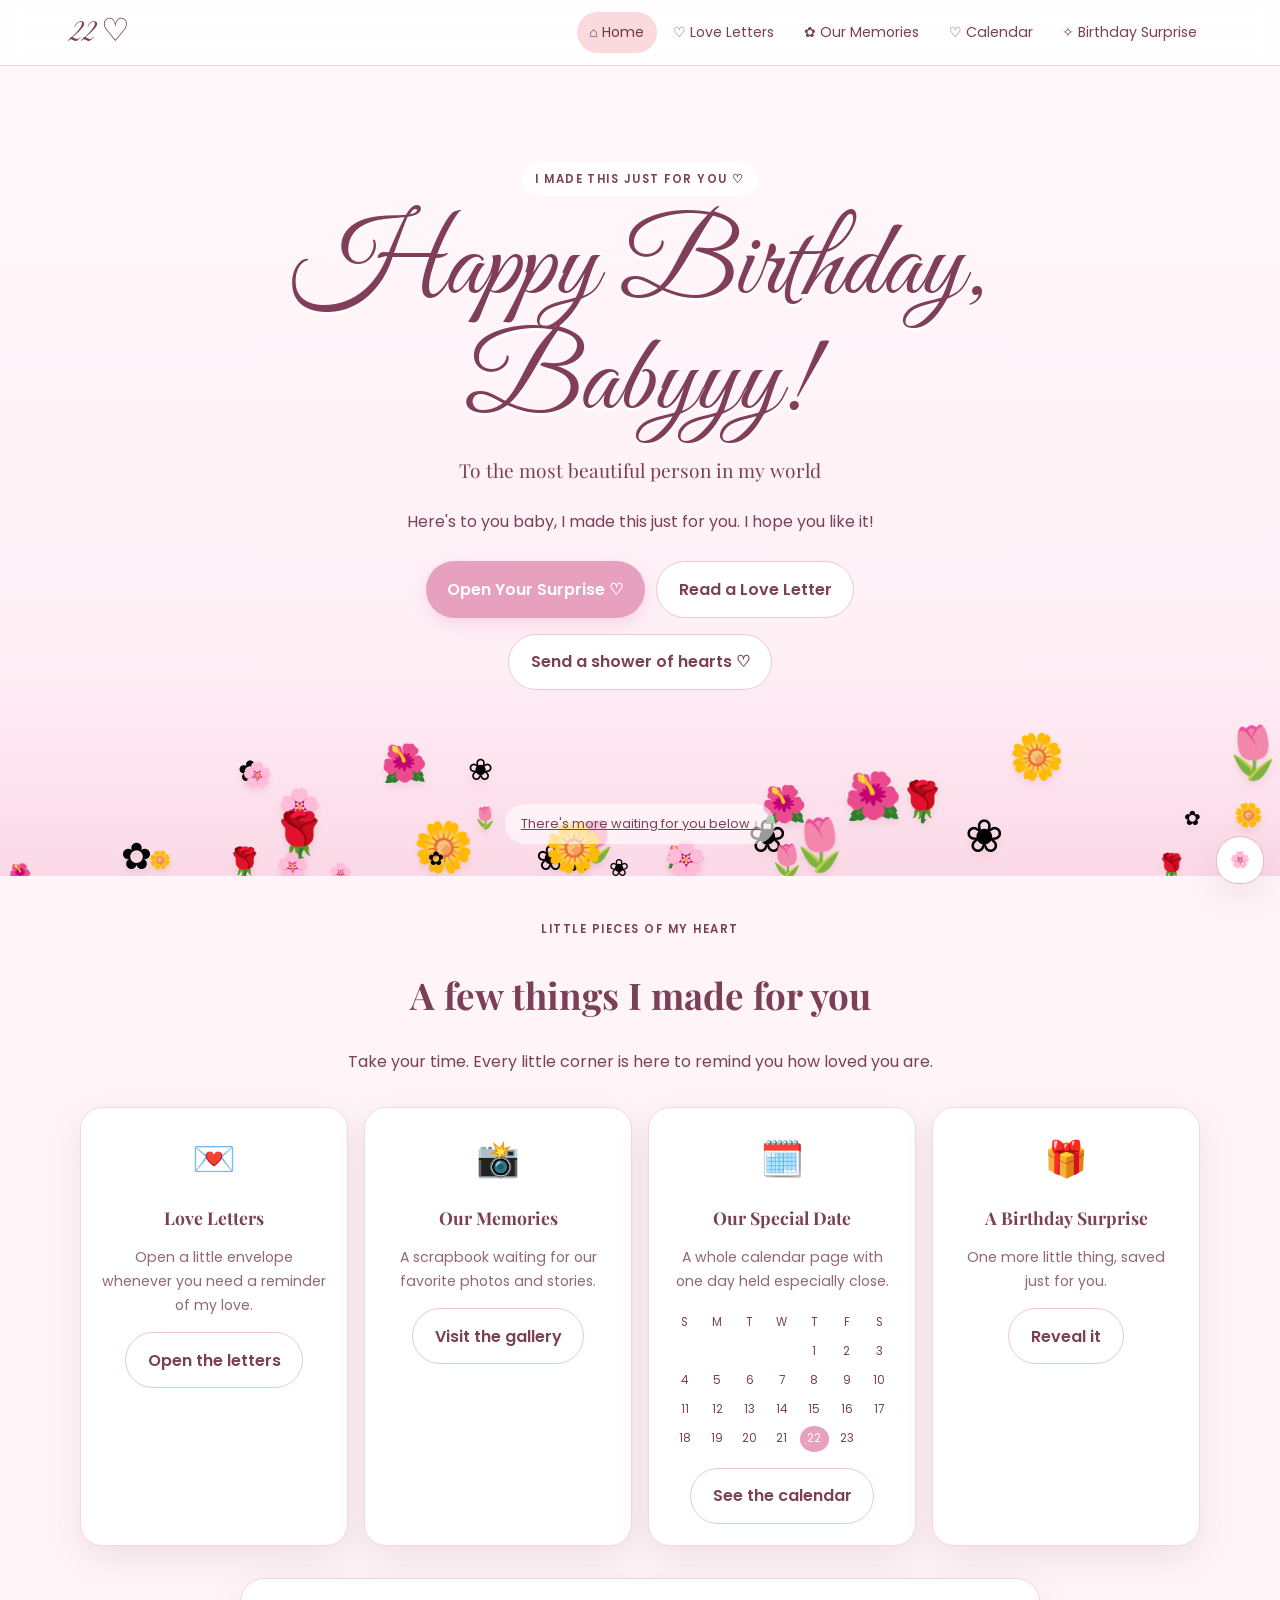
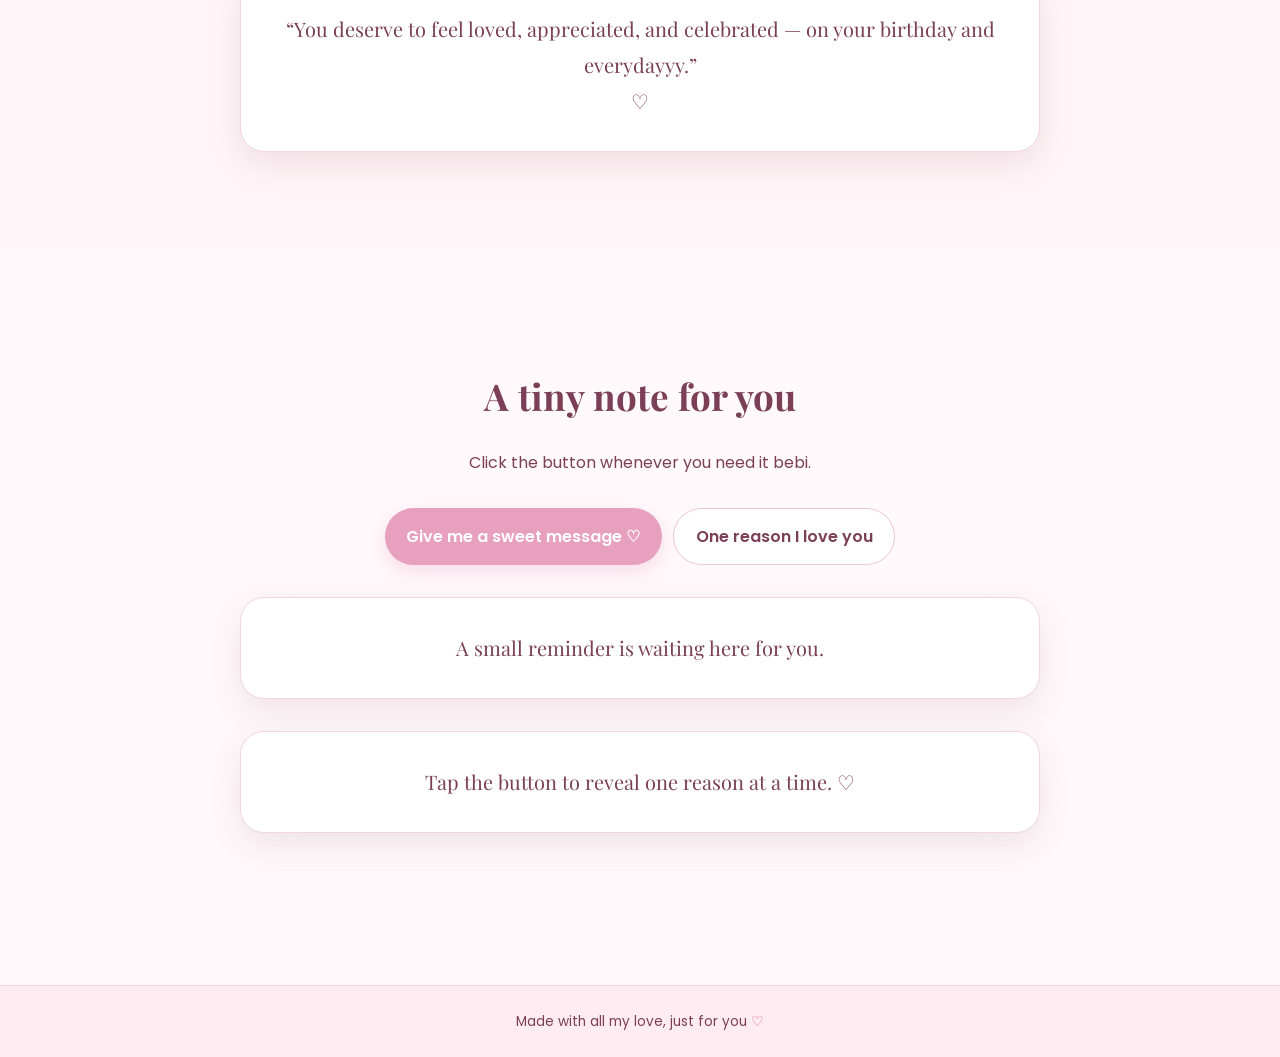
<file: index.html>
<!DOCTYPE html>
<html lang="en">
<head>
  <meta charset="UTF-8">
  <meta name="viewport" content="width=device-width, initial-scale=1">
  <meta name="theme-color" content="#FFF5F8">
  <meta name="description" content="A little birthday garden made with love.">
  <title>Happy Birthday, My Baby</title>
  <link rel="stylesheet" href="css/style.css">
</head>
<body>
<header class="site-header">
  <div class="nav-wrap">
    <a class="brand" href="index.html">22 ♡</a>
    <button class="menu-toggle" type="button" aria-label="Toggle navigation" aria-expanded="false">☰ Menu</button>
    <nav class="site-nav" aria-label="Main navigation"><a href="index.html" class="active" aria-current="page">⌂ Home</a><a href="letters.html" class="" >♡ Love Letters</a><a href="memories.html" class="" >✿ Our Memories</a><a href="calendar.html" class="" >♡ Calendar</a><a href="surprise.html" class="" >✧ Birthday Surprise</a></nav>
  </div>
</header>

<main>
  <section class="home-hero">
    <div class="flower-garden" aria-label="An interactive garden of flowers"></div>
    <div class="home-copy">
      <span class="eyebrow">I made this just for you ♡</span>
      <h1>Happy Birthday,<br>Babyyy!</h1>
      <p class="personal-line">To the most beautiful person in my world</p>
      <p>Here's to you baby, I made this just for you. I hope you like it!</p>
      <div class="btn-row"><a class="btn" href="surprise.html">Open Your Surprise ♡</a><a class="btn secondary" href="letters.html">Read a Love Letter</a></div>
      <p><button class="btn secondary" data-hearts type="button">Send a shower of hearts ♡</button></p>
    </div>
    <a class="scroll-cue" href="#more">There's more waiting for you below ↓</a>
  </section>
  <section id="more" class="container">
    <div class="section-heading reveal"><span class="eyebrow">Little pieces of my heart</span><h2>A few things I made for you</h2><p>Take your time. Every little corner is here to remind you how loved you are.</p></div>
    <div class="preview-grid">
      <article class="preview-card reveal"><div class="preview-icon">💌</div><h3>Love Letters</h3><p>Open a little envelope whenever you need a reminder of my love.</p><a class="btn secondary" href="letters.html">Open the letters</a></article>
      <article class="preview-card reveal"><div class="preview-icon">📸</div><h3>Our Memories</h3><p>A scrapbook waiting for our favorite photos and stories.</p><a class="btn secondary" href="memories.html">Visit the gallery</a></article>
      <article class="preview-card reveal"><div class="preview-icon">🗓️</div><h3>Our Special Date</h3><p>A whole calendar page with one day held especially close.</p><div class="mini-calendar" aria-label="October preview"><span>S</span><span>M</span><span>T</span><span>W</span><span>T</span><span>F</span><span>S</span><span></span><span></span><span></span><span></span><span>1</span><span>2</span><span>3</span><span>4</span><span>5</span><span>6</span><span>7</span><span>8</span><span>9</span><span>10</span><span>11</span><span>12</span><span>13</span><span>14</span><span>15</span><span>16</span><span>17</span><span>18</span><span>19</span><span>20</span><span>21</span><span class="marked">22</span><span>23</span></div><a class="btn secondary" href="calendar.html">See the calendar</a></article>
      <article class="preview-card reveal"><div class="preview-icon">🎁</div><h3>A Birthday Surprise</h3><p>One more little thing, saved just for you.</p><a class="btn secondary" href="surprise.html">Reveal it</a></article>
    </div>
    <div class="quote-card reveal">“You deserve to feel loved, appreciated, and celebrated — on your birthday and everydayyy.” <br>♡</div>
  </section>
  <section class="home-extras"><div class="container">
    <div class="section-heading reveal"><h2>A tiny note for you</h2><p>Click the button whenever you need it bebi.</p></div>
    <div class="btn-row"><button class="btn" type="button" data-random-message>Give me a sweet message ♡</button><button class="btn secondary" type="button" data-reason-reveal>One reason I love you</button></div>
    <p id="random-message" class="quote-card" aria-live="polite">A small reminder is waiting here for you.</p>
    <p id="reason-output" class="quote-card" aria-live="polite">Tap the button to reveal one reason at a time. ♡</p>
  </div></section>
</main>

<footer class="site-footer">Made with all my love, just for you <span class="footer-heart">♡</span></footer>
<button class="back-to-top" type="button" aria-label="Back to top" title="Back to top">🌸</button>
<script src="js/config.js"></script>
<script src="js/main.js"></script>
</body>
</html>
</file>
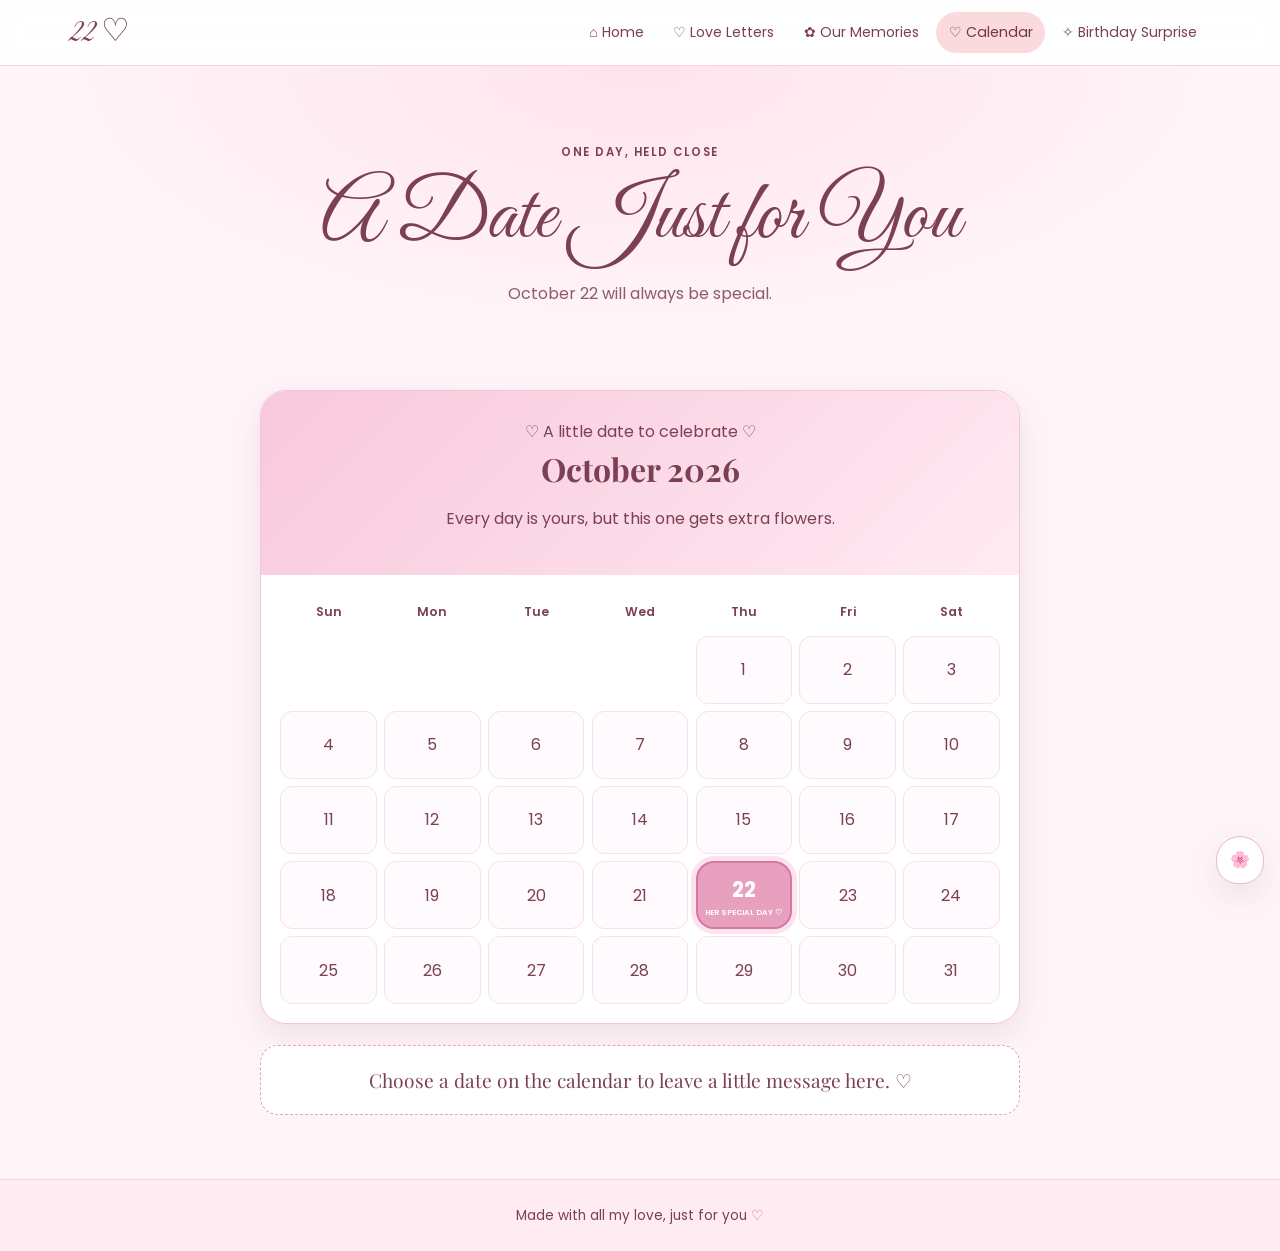
<file: calendar.html>
<!DOCTYPE html>
<html lang="en">
<head>
  <meta charset="UTF-8">
  <meta name="viewport" content="width=device-width, initial-scale=1">
  <meta name="theme-color" content="#FFF5F8">
  <meta name="description" content="A little birthday garden made with love.">
  <title>Birthday Calendar</title>
  <link rel="stylesheet" href="css/style.css">
</head>
<body>
<header class="site-header">
  <div class="nav-wrap">
    <a class="brand" href="index.html">22 ♡</a>
    <button class="menu-toggle" type="button" aria-label="Toggle navigation" aria-expanded="false">☰ Menu</button>
    <nav class="site-nav" aria-label="Main navigation"><a href="index.html" class="" >⌂ Home</a><a href="letters.html" class="" >♡ Love Letters</a><a href="memories.html" class="" >✿ Our Memories</a><a href="calendar.html" class="active" aria-current="page">♡ Calendar</a><a href="surprise.html" class="" >✧ Birthday Surprise</a></nav>
  </div>
</header>

<main>
  <section class="page-hero"><span class="eyebrow">One day, held close</span><h1 class="script-title">A Date Just for You</h1><p id="calendar-subtitle"> October 22 will always be special.</p></section>
  <section class="container">
    <div class="calendar-card"><div class="calendar-heading"><span>♡ A little date to celebrate ♡</span><h2 id="calendar-title">October 2026</h2><p>Every day is yours, but this one gets extra flowers.</p></div><div id="calendar-grid" class="calendar-grid" aria-label="Birthday month calendar"></div></div>
    <div id="calendar-message" class="calendar-message" aria-live="polite">Choose a date on the calendar to leave a little message here. ♡</div>
  </section>
</main>

<footer class="site-footer">Made with all my love, just for you <span class="footer-heart">♡</span></footer>
<button class="back-to-top" type="button" aria-label="Back to top" title="Back to top">🌸</button>
<script src="js/config.js"></script>
<script src="js/main.js"></script>
<script src="js/calendar.js"></script>
</body>
</html>
</file>
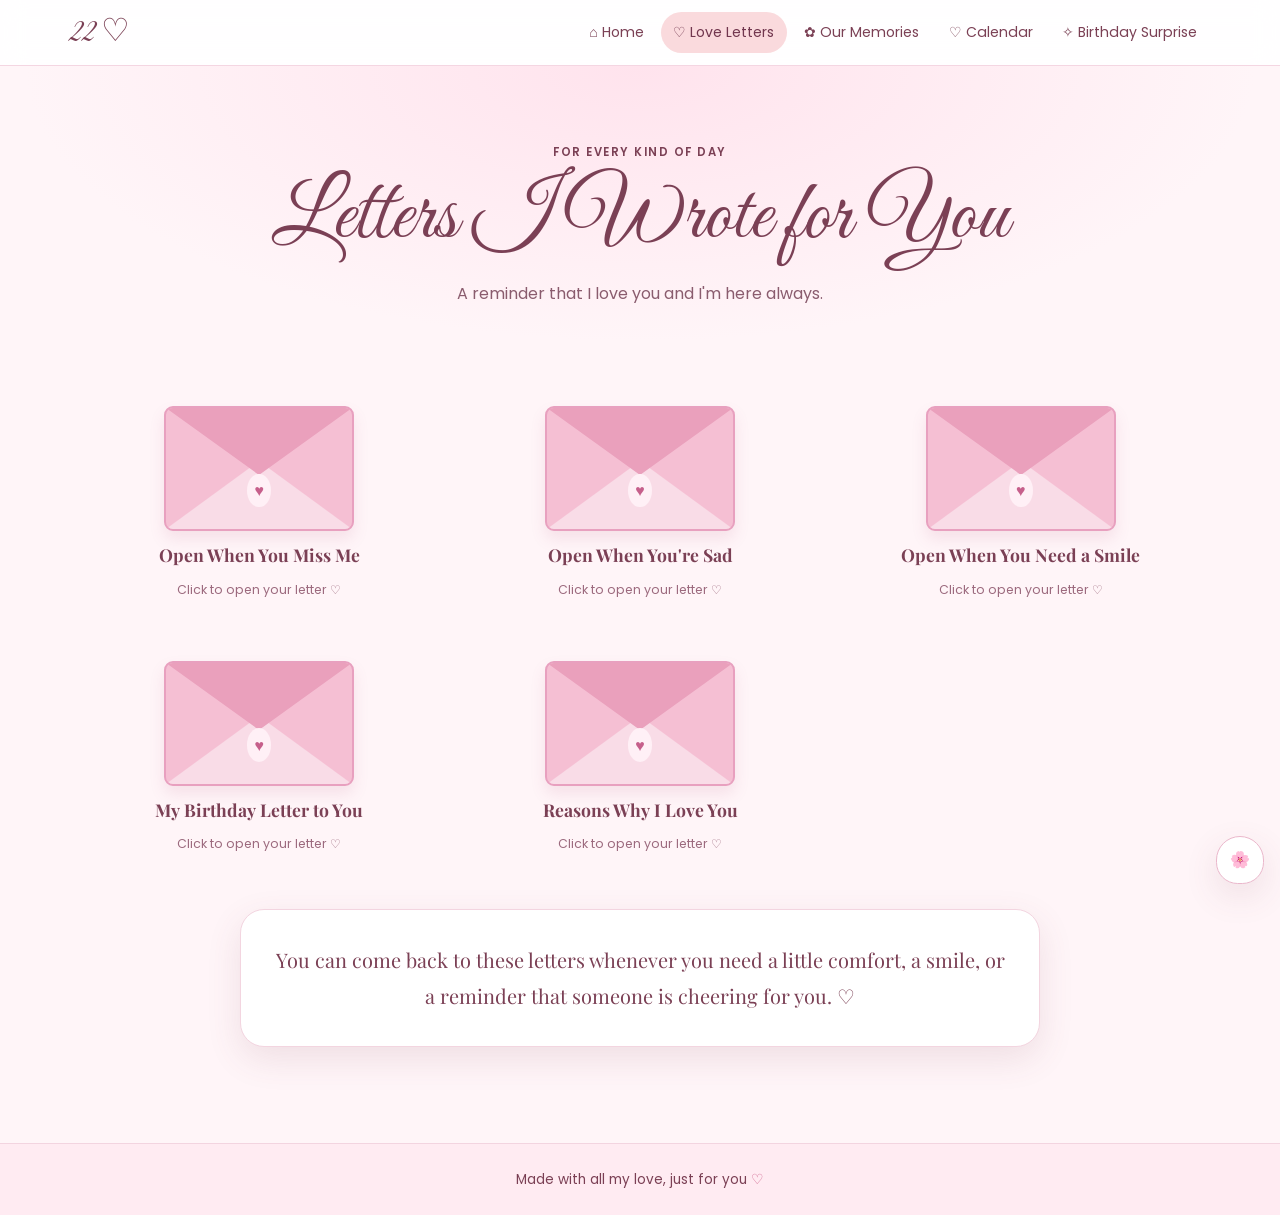
<file: letters.html>
<!DOCTYPE html>
<html lang="en">
<head>
  <meta charset="UTF-8">
  <meta name="viewport" content="width=device-width, initial-scale=1">
  <meta name="theme-color" content="#FFF5F8">
  <meta name="description" content="A little birthday garden made with love.">
  <title>Love Letters</title>
  <link rel="stylesheet" href="css/style.css">
</head>
<body>
<header class="site-header">
  <div class="nav-wrap">
    <a class="brand" href="index.html">22 ♡</a>
    <button class="menu-toggle" type="button" aria-label="Toggle navigation" aria-expanded="false">☰ Menu</button>
    <nav class="site-nav" aria-label="Main navigation"><a href="index.html" class="" >⌂ Home</a><a href="letters.html" class="active" aria-current="page">♡ Love Letters</a><a href="memories.html" class="" >✿ Our Memories</a><a href="calendar.html" class="" >♡ Calendar</a><a href="surprise.html" class="" >✧ Birthday Surprise</a></nav>
  </div>
</header>

<main>
  <section class="page-hero"><span class="eyebrow">For every kind of day</span><h1 class="script-title">Letters I Wrote for You</h1><p>A reminder that I love you and I'm here always.</p></section>
  <section class="container">
    <div class="letters-grid" id="letters-grid" aria-label="Love letter envelopes"></div>
    <div class="quote-card reveal">You can come back to these letters whenever you need a little comfort, a smile, or a reminder that someone is cheering for you. ♡</div>
  </section>
  <div class="modal-backdrop" id="letter-modal" hidden role="dialog" aria-modal="true" aria-labelledby="letter-modal-title">
    <article class="letter-paper"><button type="button" class="modal-close" aria-label="Close letter">×</button><h2 id="letter-modal-title"></h2><div class="letter-text" id="letter-modal-text"></div></article>
  </div>
</main>

<footer class="site-footer">Made with all my love, just for you <span class="footer-heart">♡</span></footer>
<button class="back-to-top" type="button" aria-label="Back to top" title="Back to top">🌸</button>
<script src="js/config.js"></script>
<script src="js/main.js"></script>
<script src="js/letters.js"></script>
</body>
</html>
</file>
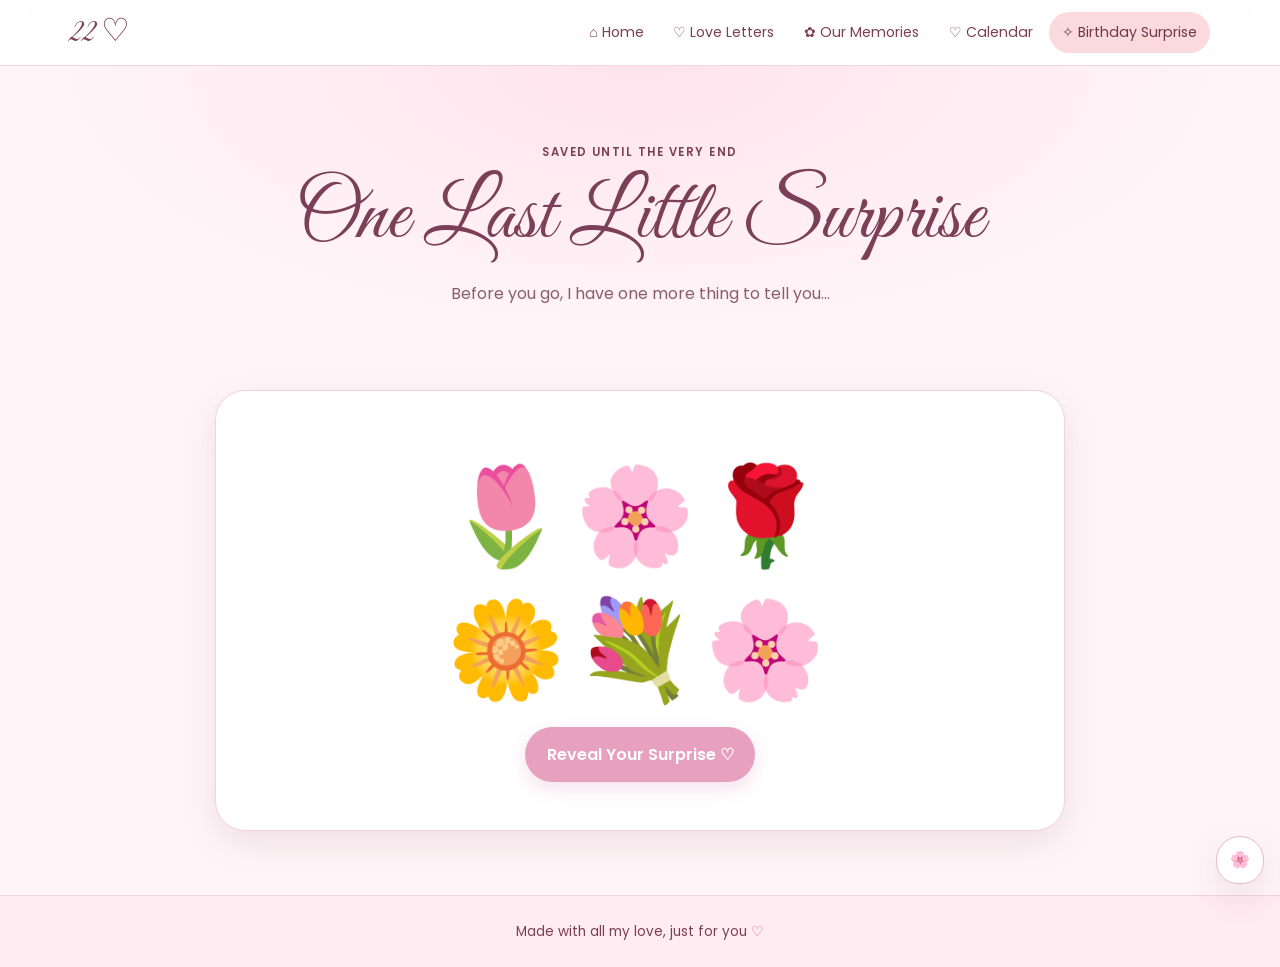
<file: surprise.html>
<!DOCTYPE html>
<html lang="en">
<head>
  <meta charset="UTF-8">
  <meta name="viewport" content="width=device-width, initial-scale=1">
  <meta name="theme-color" content="#FFF5F8">
  <meta name="description" content="A little birthday garden made with love.">
  <title>Birthday Surprise</title>
  <link rel="stylesheet" href="css/style.css">
</head>
<body>
<header class="site-header">
  <div class="nav-wrap">
    <a class="brand" href="index.html">22 ♡</a>
    <button class="menu-toggle" type="button" aria-label="Toggle navigation" aria-expanded="false">☰ Menu</button>
    <nav class="site-nav" aria-label="Main navigation"><a href="index.html" class="" >⌂ Home</a><a href="letters.html" class="" >♡ Love Letters</a><a href="memories.html" class="" >✿ Our Memories</a><a href="calendar.html" class="" >♡ Calendar</a><a href="surprise.html" class="active" aria-current="page">✧ Birthday Surprise</a></nav>
  </div>
</header>

<main>
  <section class="page-hero"><span class="eyebrow">Saved until the very end</span><h1 class="script-title">One Last Little Surprise</h1><p class="surprise-intro">Before you go, I have one more thing to tell you...</p></section>
  <section class="container surprise-stage">
    <div class="surprise-card reveal">
      <div class="surprise-bouquet" aria-hidden="true">🌷🌸🌹<br>🌼💐🌸</div>
      <button id="reveal-surprise" class="btn" type="button">Reveal Your Surprise ♡</button>
      <div id="surprise-content" class="surprise-content" hidden>
        <h2 class="script-title">For You, My Babyyy</h2>
        <div id="final-letter" class="surprise-letter"></div>
        <div class="music-area"><button id="music-toggle" class="btn secondary" type="button">Play Our Song ♫</button>
          <audio id="our-song" controls preload="none" src="music/bd.mp3" hidden><span>Your browser does not support audio.</span></audio>
          <p id="music-note" class="music-note" hidden>Add your own audio file at <code>music/bd.mp3</code> to play your song here.</p>
        </div>
        <div class="btn-row"><button class="btn" type="button" data-hearts>More hearts for you ♡</button><a class="btn secondary" href="memories.html">Look through our memories</a></div>
      </div>
    </div>
  </section>
</main>

<footer class="site-footer">Made with all my love, just for you <span class="footer-heart">♡</span></footer>
<button class="back-to-top" type="button" aria-label="Back to top" title="Back to top">🌸</button>
<script src="js/config.js"></script>
<script src="js/main.js"></script>
<script src="js/surprise.js"></script>
</body>
</html>
</file>
<file: css/style.css>
@import url('https://fonts.googleapis.com/css2?family=Great+Vibes&family=Playfair+Display:wght@400;500;600;700&family=Poppins:wght@300;400;500;600&display=swap');
:root{--pink:#F8C8DC;--blush:#FADADD;--rose:#E8A0BF;--white:#fff;--bg:#FFF5F8;--ink:#7B4055;--gold:#E8C878;--shadow:0 12px 35px rgba(123,64,85,.12);--serif:'Playfair Display',Georgia,serif;--script:'Great Vibes','Brush Script MT',cursive;--sans:'Poppins',Arial,sans-serif}
*{box-sizing:border-box}html{scroll-behavior:smooth}body{margin:0;background:var(--bg);color:var(--ink);font-family:var(--sans);line-height:1.7}body.modal-open{overflow:hidden}a{color:inherit}button{font:inherit;cursor:pointer}button:focus-visible,a:focus-visible{outline:3px solid var(--gold);outline-offset:3px}.site-header{position:sticky;top:0;z-index:20;background:rgba(255,255,255,.91);backdrop-filter:blur(12px);border-bottom:1px solid #f4d6e2}.nav-wrap{max-width:1180px;margin:auto;padding:.7rem 1.25rem;display:flex;align-items:center;justify-content:space-between;gap:1rem}.brand{font:2rem var(--script);text-decoration:none;color:var(--ink);white-space:nowrap}.site-nav{display:flex;align-items:center;gap:.25rem}.site-nav a{font-size:.88rem;text-decoration:none;padding:.55rem .8rem;border-radius:999px;transition:.2s}.site-nav a:hover,.site-nav a.active{background:var(--blush);color:#71364e}.menu-toggle{display:none;border:1px solid #edc5d5;background:white;border-radius:12px;color:var(--ink);padding:.45rem .7rem}.page-hero{text-align:center;padding:4.4rem 1.25rem 2rem;background:radial-gradient(ellipse at top,#ffe3ed 0,transparent 68%)}.eyebrow{letter-spacing:.13em;text-transform:uppercase;font-size:.72rem;font-weight:600}.script-title{font:clamp(2.8rem,7vw,5.3rem)/1.15 var(--script);margin:.35rem 0;color:var(--ink)}h1,h2,h3{font-family:var(--serif);line-height:1.25}h2{font-size:clamp(1.5rem,3vw,2.3rem)}.page-hero p{max-width:650px;margin:.8rem auto;color:#8a5c6e}.container{width:min(1120px,92%);margin:0 auto;padding:2.4rem 0 4rem}.btn{display:inline-flex;justify-content:center;align-items:center;gap:.45rem;border:0;border-radius:999px;padding:.85rem 1.35rem;text-decoration:none;background:var(--rose);color:white;font-weight:600;box-shadow:0 7px 18px #e8a0bf50;transition:transform .2s,box-shadow .2s}.btn:hover{transform:translateY(-2px);box-shadow:0 10px 22px #e8a0bf70}.btn.secondary{background:white;color:var(--ink);border:1px solid #edc6d5;box-shadow:none}.btn-row{display:flex;gap:.7rem;justify-content:center;flex-wrap:wrap}.site-footer{text-align:center;padding:1.5rem 1rem;background:#ffebf2;border-top:1px solid #f3d4e0;font-size:.85rem}.footer-heart{color:#cf668f}.reveal{opacity:0;transform:translateY(18px);transition:opacity .7s ease,transform .7s ease}.reveal.visible{opacity:1;transform:translateY(0)}
/* HOME FLOWER GARDEN */
.home-hero{position:relative;min-height:690px;min-height:min(790px,calc(100svh - 65px));display:grid;place-items:center;text-align:center;overflow:hidden;padding:4rem 1.2rem 8rem;background:linear-gradient(180deg,#fff8fb 0%,#fff0f6 72%,#fbd9e7 100%)}.home-copy{position:relative;z-index:4;max-width:760px;padding:2rem 1.2rem}.home-copy .eyebrow{background:#ffffffbd;display:inline-block;padding:.45rem .9rem;border-radius:99px}.home-copy h1{font:clamp(3.3rem,9vw,6.8rem)/1.05 var(--script);margin:1rem 0;color:#813e59;text-shadow:0 3px 0 white}.home-copy .personal-line{font:1.2rem var(--serif)}.home-copy p{max-width:600px;margin:1rem auto 1.6rem}.flower-garden{position:absolute;inset:0;z-index:2;pointer-events:none}.garden-flower{position:absolute;bottom:-.8rem;left:var(--x);font-size:var(--size);background:none;border:0;padding:0;pointer-events:auto;filter:drop-shadow(0 5px 3px #9c59751c);animation:flower-rise 1.2s both;animation-delay:var(--delay);transition:transform .3s;z-index:2}.garden-flower:nth-child(3n){bottom:0}.garden-flower:nth-child(4n){bottom:2.5rem}.garden-flower:nth-child(5n){bottom:5rem}.garden-flower:hover,.garden-flower.bloom{transform:scale(1.35) rotate(8deg)}.garden-flower:nth-child(odd){animation-name:flower-sway}@keyframes flower-rise{from{transform:translateY(80px) scale(.4);opacity:0}to{opacity:1}}@keyframes flower-sway{0%{opacity:0;transform:translateY(50px) rotate(-20deg)}100%{opacity:1;transform:translateY(0) rotate(0)}}.petal{position:absolute;top:-30px;color:#eaa3c1;animation:fall 9s linear infinite;pointer-events:none}@keyframes fall{to{transform:translateY(110vh) rotate(600deg);opacity:.1}}.scroll-cue{position:absolute;bottom:2rem;z-index:5;font-size:.8rem;background:#fff9;padding:.55rem 1rem;border-radius:999px}.section-heading{text-align:center;margin:0 auto 2rem;max-width:650px}.preview-grid{display:grid;grid-template-columns:repeat(4,1fr);gap:1rem}.preview-card{background:#fff;border:1px solid #f4d9e4;border-radius:22px;padding:1.3rem;text-align:center;box-shadow:var(--shadow)}.preview-icon{font-size:2.2rem}.preview-card h3{font-size:1.1rem}.preview-card p{font-size:.88rem;color:#916779}.mini-calendar{display:grid;grid-template-columns:repeat(7,1fr);gap:3px;max-width:230px;margin:1rem auto}.mini-calendar span{font-size:.72rem;padding:.2rem;border-radius:6px}.mini-calendar .marked{background:var(--rose);color:#fff;border-radius:50%}.home-extras{background:#fff9fb;padding:3.5rem 0}.quote-card{max-width:800px;margin:2rem auto;background:white;border:1px solid #f3d5e0;border-radius:24px;padding:2rem;text-align:center;box-shadow:var(--shadow);font:1.25rem/1.8 var(--serif)}
/* LETTERS */
.letters-grid{display:grid;grid-template-columns:repeat(3,1fr);gap:1.4rem}.envelope-card{border:0;background:transparent;color:var(--ink);text-align:center;padding:1rem .8rem 1.4rem;border-radius:18px;display:flex;flex-direction:column;align-items:center;gap:.55rem}.envelope-card:hover{background:#fff;box-shadow:var(--shadow)}.envelope-card strong{font-family:var(--serif);font-size:1.1rem}.envelope-card small{font-size:.78rem;color:#9c6a7e}.envelope-art{width:190px;height:125px;background:#f5bfd3;border:2px solid #e8a0bf;border-radius:9px;position:relative;display:grid;place-items:center;box-shadow:0 8px 15px #b45b7d20;overflow:hidden}.envelope-art:before{content:"";position:absolute;bottom:0;left:0;border-left:93px solid transparent;border-right:93px solid transparent;border-bottom:68px solid #f9dce7;z-index:1}.envelope-art:after{content:"";position:absolute;top:0;left:0;border-left:93px solid transparent;border-right:93px solid transparent;border-top:67px solid #eaa0bc;transform-origin:top;transition:transform .4s;z-index:2}.envelope-card:hover .envelope-art:after{transform:rotateX(180deg)}.envelope-heart{position:relative;z-index:3;background:#fff0f6;color:#c65f8b;border-radius:50%;padding:.2rem .45rem}.modal-backdrop{position:fixed;inset:0;z-index:50;background:#4c2336a8;display:grid;place-items:center;padding:1rem}.modal-backdrop[hidden]{display:none}.letter-paper{background:#fffdf8 url("data:image/svg+xml,%3Csvg viewBox='0 0 8 8' xmlns='http://www.w3.org/2000/svg'%3E%3Cpath d='M0 7.5H8' stroke='%23f4e6e9' stroke-width='.35'/%3E%3C/svg%3E");width:min(680px,100%);max-height:88vh;overflow:auto;border-radius:10px;padding:2.2rem clamp(1.2rem,5vw,3rem);box-shadow:0 25px 70px #29111f55;position:relative}.letter-paper h2{font:2.4rem var(--script);margin:0 2rem 1rem 0}.letter-text{white-space:pre-line;line-height:1.9;color:#704657}.modal-close{position:absolute;right:1rem;top:1rem;border:0;background:#ffe6ef;color:var(--ink);width:38px;height:38px;border-radius:50%;font-size:1.2rem}
/* GALLERY */
.memory-grid{display:grid;grid-template-columns:repeat(3,1fr);gap:1.8rem 1.2rem;align-items:start}.polaroid{background:white;padding:12px 12px 18px;box-shadow:var(--shadow);border:1px solid #f4e3e9;transform:rotate(var(--tilt));transition:transform .25s}.polaroid:hover{transform:rotate(0) translateY(-5px);z-index:2}.polaroid-photo{aspect-ratio:1/1;display:grid;place-items:center;overflow:hidden;background:#fff0f6;cursor:pointer}.polaroid-photo img{width:100%;height:100%;object-fit:cover;display:block;transition:transform .3s}.polaroid:hover .polaroid-photo img{transform:scale(1.04)}.photo-placeholder{width:100%;height:100%;min-height:180px;display:flex;align-items:center;justify-content:center;flex-direction:column;text-align:center;gap:.35rem;padding:1rem;background:radial-gradient(circle at 30% 25%,#fff 0 5%,transparent 6%),linear-gradient(135deg,#fff4f8,#f8d3e2)}.photo-placeholder span{font-size:2.4rem}.photo-placeholder strong{font:1.1rem var(--serif)}.photo-placeholder small{font-size:.72rem;color:#9b6d7f}.polaroid-title{display:block;font:1.08rem var(--script);text-align:center;margin-top:.75rem}.polaroid-caption,.polaroid-date{text-align:center;font-size:.75rem;display:block;margin:.2rem .2rem;color:#94677a}.lightbox-image{max-width:min(78vw,850px);max-height:65vh;object-fit:contain;display:block;margin:auto;border:10px solid white;box-shadow:var(--shadow)}.lightbox-panel{background:#fff4f8;border-radius:18px;padding:1.4rem;max-width:95vw;position:relative;text-align:center}.lightbox-caption{font-family:var(--serif);margin:.7rem 2rem .2rem}.lightbox-date{font-size:.8rem}.lightbox-controls{display:flex;justify-content:center;gap:1rem;margin-top:.7rem}.round-btn{border:1px solid #ecc4d4;background:#fff;color:var(--ink);border-radius:50%;width:42px;height:42px}
/* CALENDAR */
.calendar-card{max-width:760px;margin:auto;background:white;border:1px solid #f0c7d8;border-radius:26px;overflow:hidden;box-shadow:var(--shadow)}.calendar-heading{text-align:center;background:linear-gradient(135deg,#f8c8dc,#ffeaf2);padding:1.7rem}.calendar-heading h2{font-size:2rem;margin:.2rem}.calendar-grid{display:grid;grid-template-columns:repeat(7,minmax(0,1fr));gap:.45rem;padding:1.2rem}.weekday{text-align:center;font-size:.78rem;font-weight:600;padding:.4rem 0}.calendar-day{min-height:68px;border:1px solid #f5e1e9;background:#fffafd;border-radius:12px;color:var(--ink);display:flex;align-items:center;justify-content:center;flex-direction:column;gap:.1rem;padding:.3rem;transition:.2s}.calendar-day:hover,.calendar-day.selected{border-color:var(--rose);background:#fff0f6}.calendar-day.empty{border:0;background:transparent}.calendar-day.birthday-day{background:var(--rose);color:white;border:2px solid #d777a0;border-radius:18px;box-shadow:0 0 0 5px #fce3ed;animation:heartbeat 2s infinite}.birthday-day small{font-size:.48rem;line-height:1.15;font-weight:600}.birthday-number{font-size:1.3rem;font-weight:700}.calendar-message{margin:1.3rem auto 0;max-width:760px;background:#fff;border:1px dashed #e7a1bd;border-radius:18px;padding:1.3rem;text-align:center;font:1.2rem var(--serif);min-height:70px}@keyframes heartbeat{0%,100%{box-shadow:0 0 0 4px #fce3ed}50%{box-shadow:0 0 0 8px #fce3ed}}
/* SURPRISE */
.surprise-stage{text-align:center;max-width:850px;margin:auto}.surprise-card{background:#fff;border:1px solid #f2d2df;border-radius:30px;padding:clamp(1.5rem,5vw,3rem);box-shadow:var(--shadow);position:relative;overflow:hidden}.surprise-bouquet{font-size:clamp(3rem,9vw,6rem);line-height:1.4;letter-spacing:.1em;margin:.6rem 0}.surprise-letter{white-space:normal;text-align:left;line-height:1.95;max-width:650px;margin:1.5rem auto;padding:2rem;background:#fffaf7;border:1px solid #f1e0e4;border-radius:12px;font-family:var(--serif)}.surprise-letter strong{font-weight:600}.surprise-content[hidden]{display:none}.music-area{margin-top:1.5rem}.music-area audio{display:block;width:min(400px,100%);margin:1rem auto}.music-note{font-size:.8rem;color:#956b7d}.floating-heart,.surprise-petal{position:fixed;z-index:100;pointer-events:none;top:100vh;font-size:1.5rem;animation:heart-float 3s ease-out forwards;color:#d86696}@keyframes heart-float{to{transform:translateY(-115vh) rotate(25deg);opacity:0}}.surprise-petal{font-size:1.6rem;animation:petal-fall 4.5s ease-in forwards}@keyframes petal-fall{0%{top:-5vh;transform:rotate(0)}100%{top:105vh;transform:rotate(500deg);opacity:0}}.toast-message{position:fixed;z-index:110;bottom:1.3rem;left:50%;transform:translate(-50%,20px);background:#7b4055;color:white;border-radius:99px;padding:.7rem 1.1rem;box-shadow:var(--shadow);opacity:0;transition:.25s;max-width:90vw;text-align:center;font-size:.85rem}.toast-message.show{opacity:1;transform:translate(-50%,0)}.back-to-top{position:fixed;right:1rem;bottom:1rem;z-index:15;border:1px solid #eab7cb;background:#fff;color:var(--ink);border-radius:50% 50% 45% 45%;width:48px;height:48px;box-shadow:var(--shadow)}
@media(max-width:850px){.site-nav{gap:0}.site-nav a{padding:.5rem;font-size:.78rem}.preview-grid{grid-template-columns:repeat(2,1fr)}.memory-grid{grid-template-columns:repeat(2,1fr)}.letters-grid{grid-template-columns:repeat(2,1fr)}}
@media(max-width:620px){.nav-wrap{flex-wrap:wrap}.menu-toggle{display:block}.site-nav{display:none;flex-basis:100%;flex-direction:column;align-items:stretch;padding:.5rem 0}.site-nav.is-open{display:flex}.site-nav a{font-size:.9rem;padding:.7rem 1rem}.home-hero{min-height:680px;padding-bottom:7rem}.home-copy{padding:1.2rem .2rem}.home-copy p{font-size:.93rem}.garden-flower{font-size:calc(var(--size)*.82)}.preview-grid,.memory-grid,.letters-grid{grid-template-columns:1fr}.polaroid{width:min(100%,390px);margin:auto}.envelope-art{width:220px}.calendar-grid{gap:.25rem;padding:.7rem}.calendar-day{min-height:50px;border-radius:8px;font-size:.86rem}.birthday-day small{font-size:.4rem}.calendar-heading{padding:1.2rem}.calendar-heading h2{font-size:1.65rem}.weekday{font-size:.65rem}.page-hero{padding-top:3rem}.surprise-letter{padding:1.2rem}.quote-card{font-size:1.05rem;padding:1.3rem}}
@media(prefers-reduced-motion:reduce){*,*::before,*::after{scroll-behavior:auto!important;animation-duration:.01ms!important;animation-iteration-count:1!important;transition-duration:.01ms!important}.reveal{opacity:1;transform:none}}
</file>
